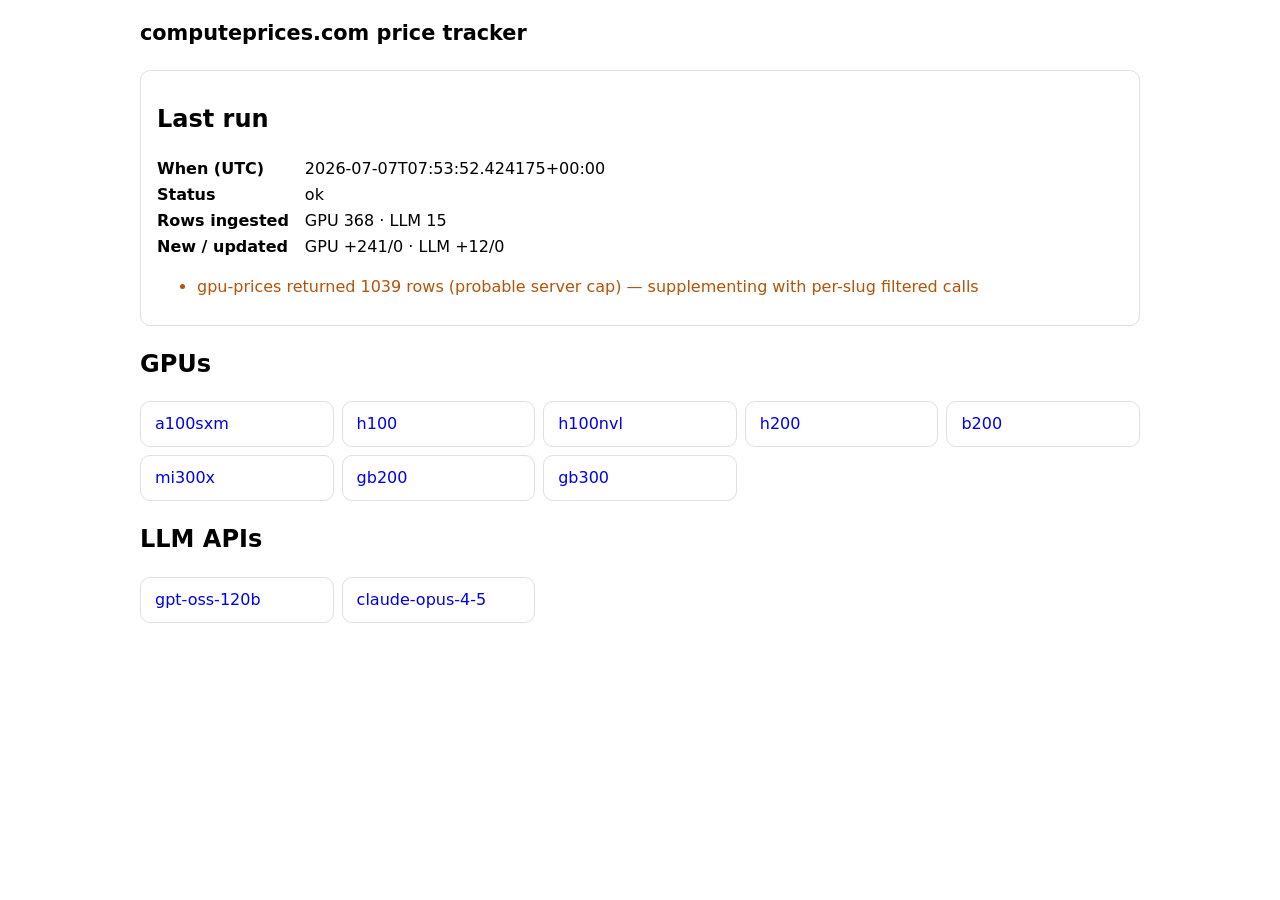
<file: docs/index.html>
<!doctype html>
<html lang="en">
<head>
<meta charset="utf-8">
<meta name="viewport" content="width=device-width, initial-scale=1">
<title>computeprices tracker</title>
<link rel="stylesheet" href="assets/style.css">
</head>
<body>
<header><h1>computeprices.com price tracker</h1></header>
<main id="main" data-page="health" data-src="data/health.json">
<h2>GPUs</h2>
<ul class="nav">
<li><a href="gpu_a100sxm.html">a100sxm</a></li>
<li><a href="gpu_h100.html">h100</a></li>
<li><a href="gpu_h100nvl.html">h100nvl</a></li>
<li><a href="gpu_h200.html">h200</a></li>
<li><a href="gpu_b200.html">b200</a></li>
<li><a href="gpu_mi300x.html">mi300x</a></li>
<li><a href="gpu_gb200.html">gb200</a></li>
<li><a href="gpu_gb300.html">gb300</a></li>
</ul>
<h2>LLM APIs</h2>
<ul class="nav">
<li><a href="llm_gpt-oss-120b.html">gpt-oss-120b</a></li>
<li><a href="llm_claude-opus-4-5.html">claude-opus-4-5</a></li>
</ul>
</main>
<script src="assets/app.js"></script>
</body>
</html>
</file>
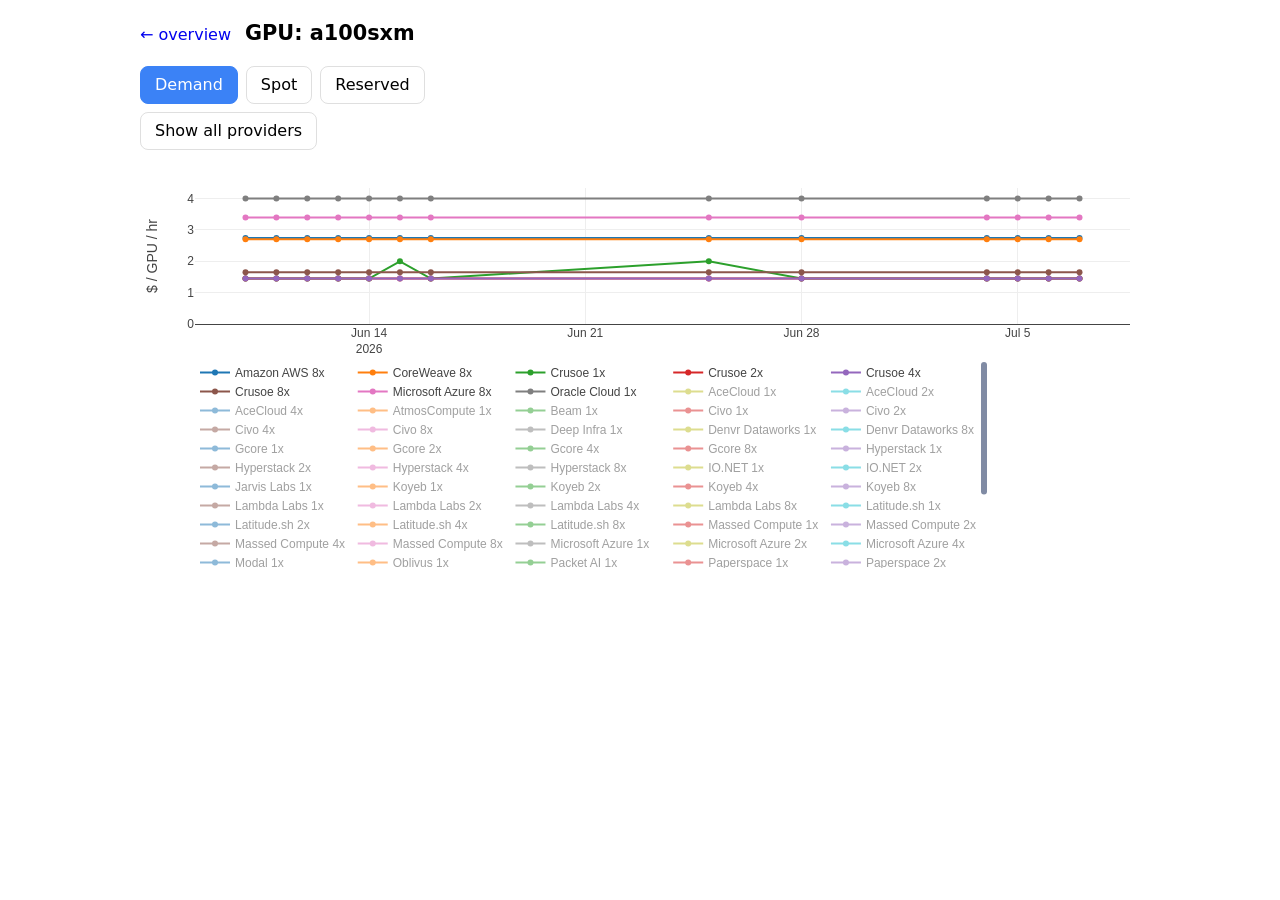
<file: docs/gpu_a100sxm.html>
<!doctype html>
<html lang="en">
<head>
<meta charset="utf-8">
<meta name="viewport" content="width=device-width, initial-scale=1">
<title>GPU: a100sxm</title>
<script src="https://cdn.plot.ly/plotly-2.35.2.min.js"></script>
<link rel="stylesheet" href="assets/style.css">
</head>
<body>
<header><a href="index.html">&larr; overview</a><h1>GPU: a100sxm</h1></header>
<main id="main" data-page="gpu" data-src="data/gpu_a100sxm.json">
<noscript>This dashboard needs JavaScript.</noscript>
</main>
<script src="assets/app.js"></script>
</body>
</html>
</file>
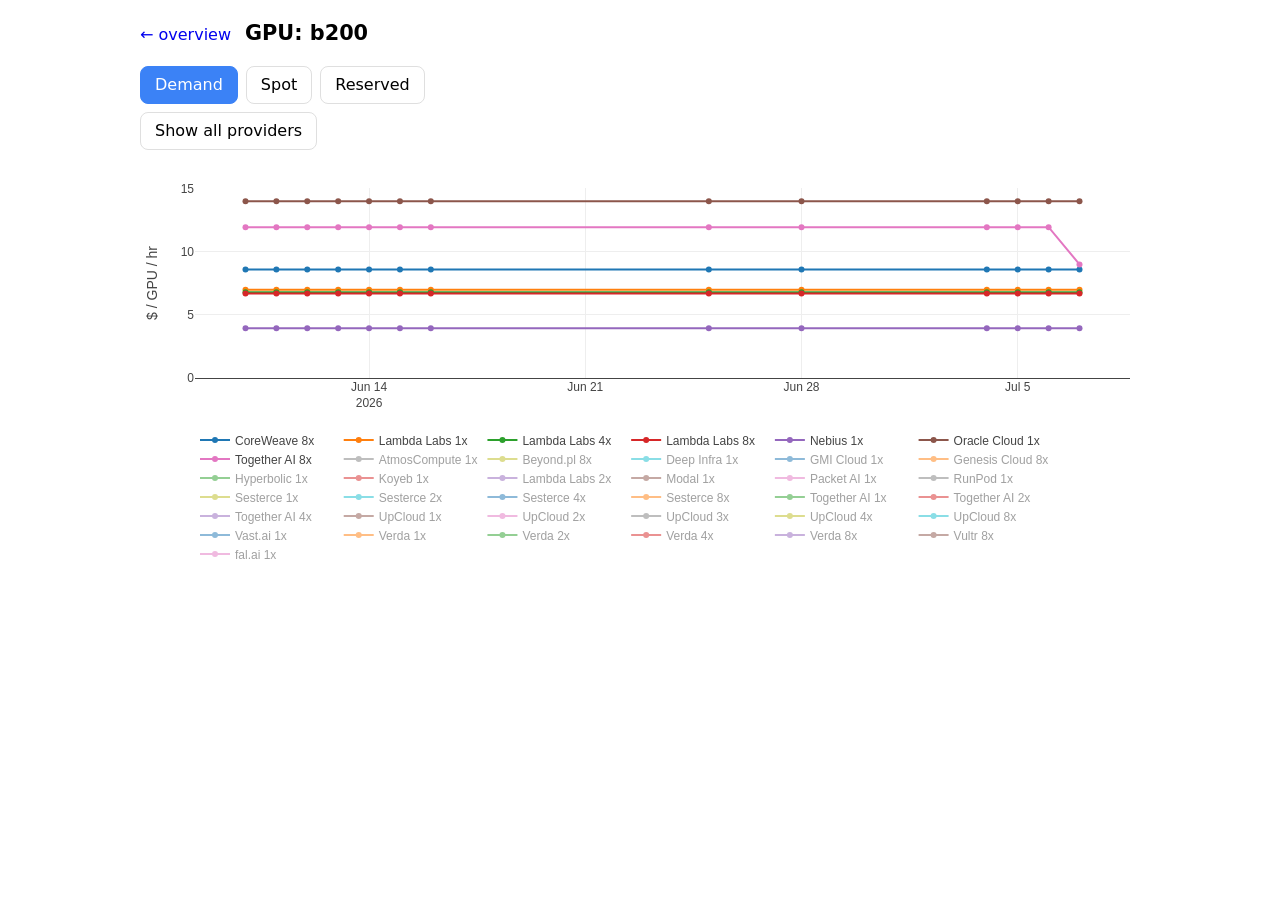
<file: docs/gpu_b200.html>
<!doctype html>
<html lang="en">
<head>
<meta charset="utf-8">
<meta name="viewport" content="width=device-width, initial-scale=1">
<title>GPU: b200</title>
<script src="https://cdn.plot.ly/plotly-2.35.2.min.js"></script>
<link rel="stylesheet" href="assets/style.css">
</head>
<body>
<header><a href="index.html">&larr; overview</a><h1>GPU: b200</h1></header>
<main id="main" data-page="gpu" data-src="data/gpu_b200.json">
<noscript>This dashboard needs JavaScript.</noscript>
</main>
<script src="assets/app.js"></script>
</body>
</html>
</file>
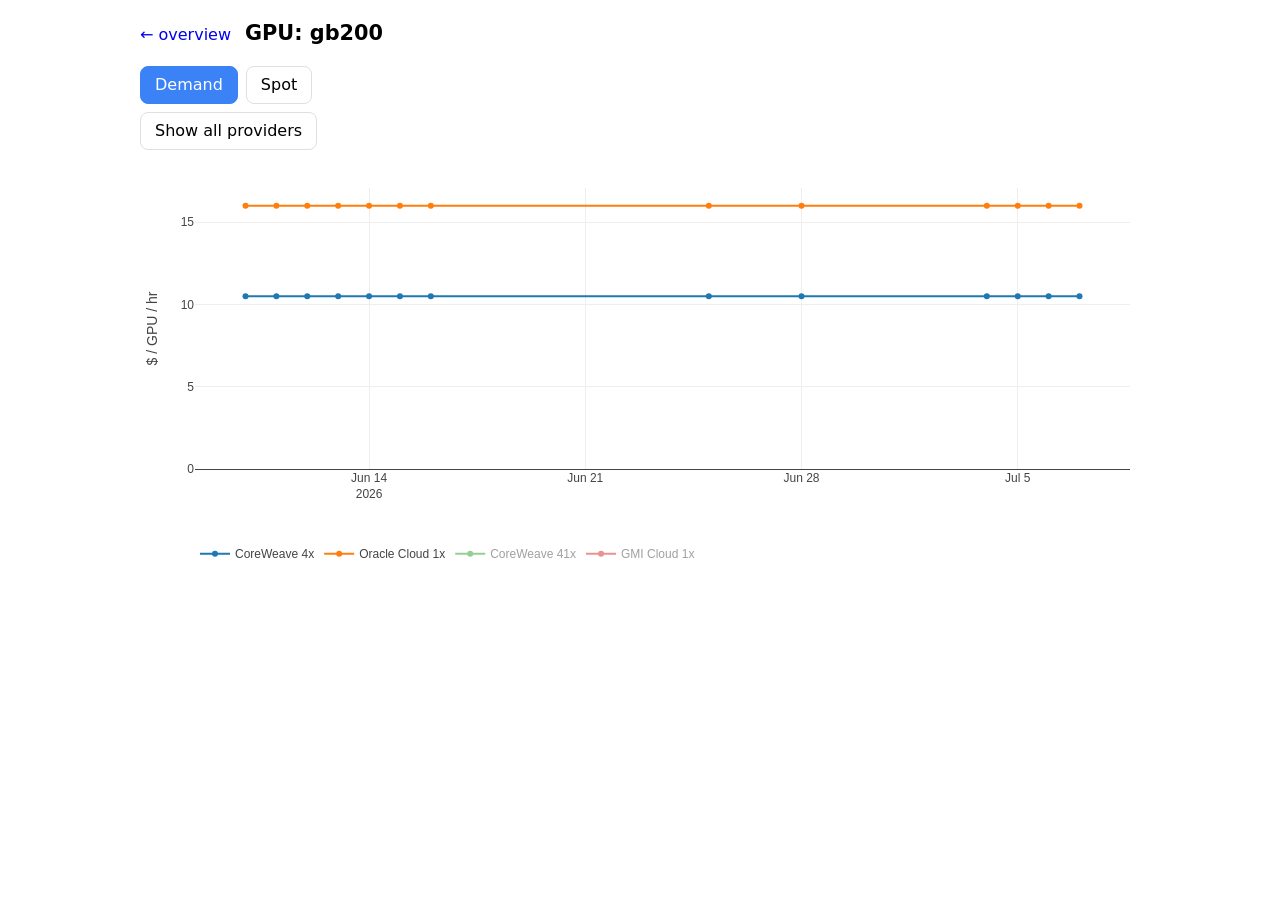
<file: docs/gpu_gb200.html>
<!doctype html>
<html lang="en">
<head>
<meta charset="utf-8">
<meta name="viewport" content="width=device-width, initial-scale=1">
<title>GPU: gb200</title>
<script src="https://cdn.plot.ly/plotly-2.35.2.min.js"></script>
<link rel="stylesheet" href="assets/style.css">
</head>
<body>
<header><a href="index.html">&larr; overview</a><h1>GPU: gb200</h1></header>
<main id="main" data-page="gpu" data-src="data/gpu_gb200.json">
<noscript>This dashboard needs JavaScript.</noscript>
</main>
<script src="assets/app.js"></script>
</body>
</html>
</file>
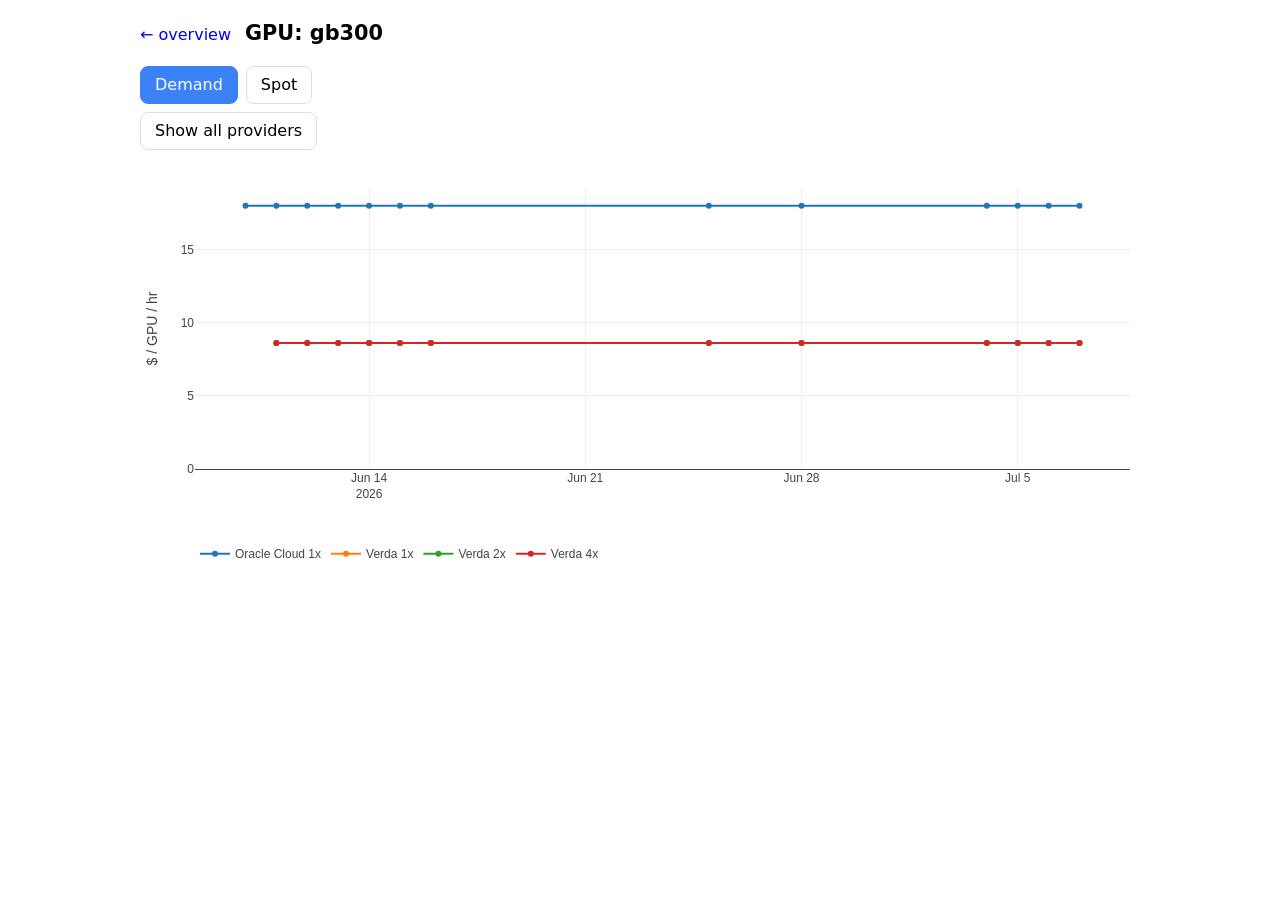
<file: docs/gpu_gb300.html>
<!doctype html>
<html lang="en">
<head>
<meta charset="utf-8">
<meta name="viewport" content="width=device-width, initial-scale=1">
<title>GPU: gb300</title>
<script src="https://cdn.plot.ly/plotly-2.35.2.min.js"></script>
<link rel="stylesheet" href="assets/style.css">
</head>
<body>
<header><a href="index.html">&larr; overview</a><h1>GPU: gb300</h1></header>
<main id="main" data-page="gpu" data-src="data/gpu_gb300.json">
<noscript>This dashboard needs JavaScript.</noscript>
</main>
<script src="assets/app.js"></script>
</body>
</html>
</file>
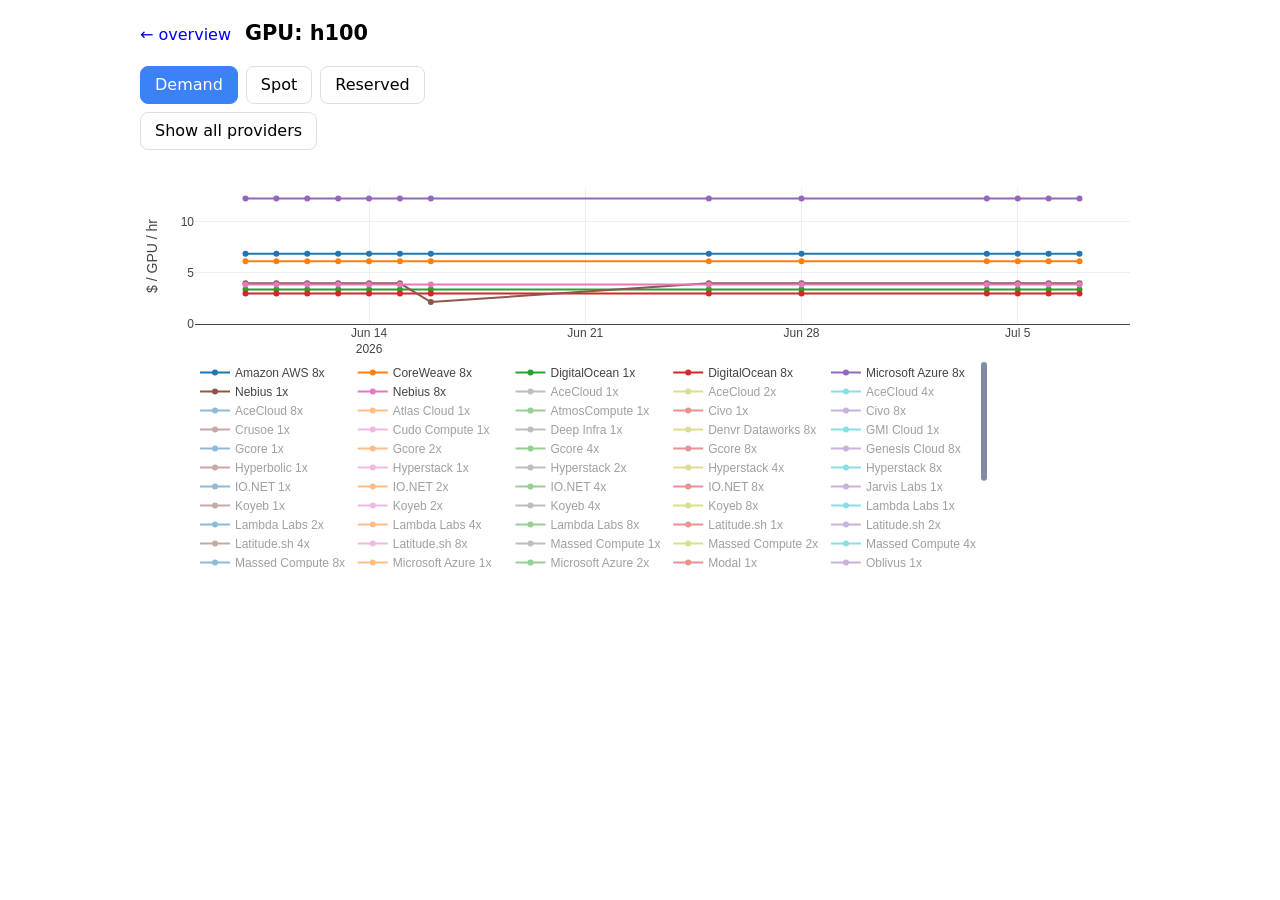
<file: docs/gpu_h100.html>
<!doctype html>
<html lang="en">
<head>
<meta charset="utf-8">
<meta name="viewport" content="width=device-width, initial-scale=1">
<title>GPU: h100</title>
<script src="https://cdn.plot.ly/plotly-2.35.2.min.js"></script>
<link rel="stylesheet" href="assets/style.css">
</head>
<body>
<header><a href="index.html">&larr; overview</a><h1>GPU: h100</h1></header>
<main id="main" data-page="gpu" data-src="data/gpu_h100.json">
<noscript>This dashboard needs JavaScript.</noscript>
</main>
<script src="assets/app.js"></script>
</body>
</html>
</file>
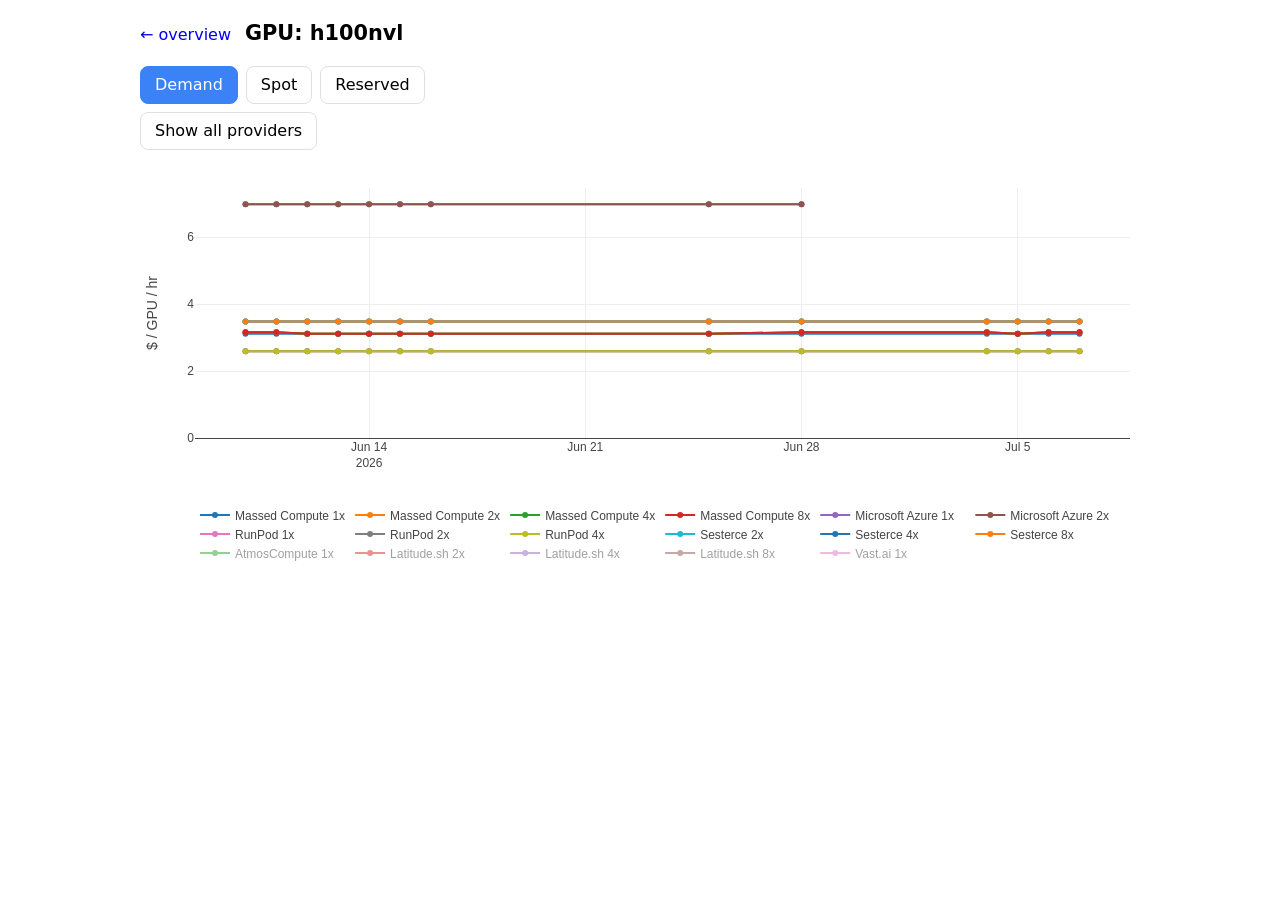
<file: docs/gpu_h100nvl.html>
<!doctype html>
<html lang="en">
<head>
<meta charset="utf-8">
<meta name="viewport" content="width=device-width, initial-scale=1">
<title>GPU: h100nvl</title>
<script src="https://cdn.plot.ly/plotly-2.35.2.min.js"></script>
<link rel="stylesheet" href="assets/style.css">
</head>
<body>
<header><a href="index.html">&larr; overview</a><h1>GPU: h100nvl</h1></header>
<main id="main" data-page="gpu" data-src="data/gpu_h100nvl.json">
<noscript>This dashboard needs JavaScript.</noscript>
</main>
<script src="assets/app.js"></script>
</body>
</html>
</file>
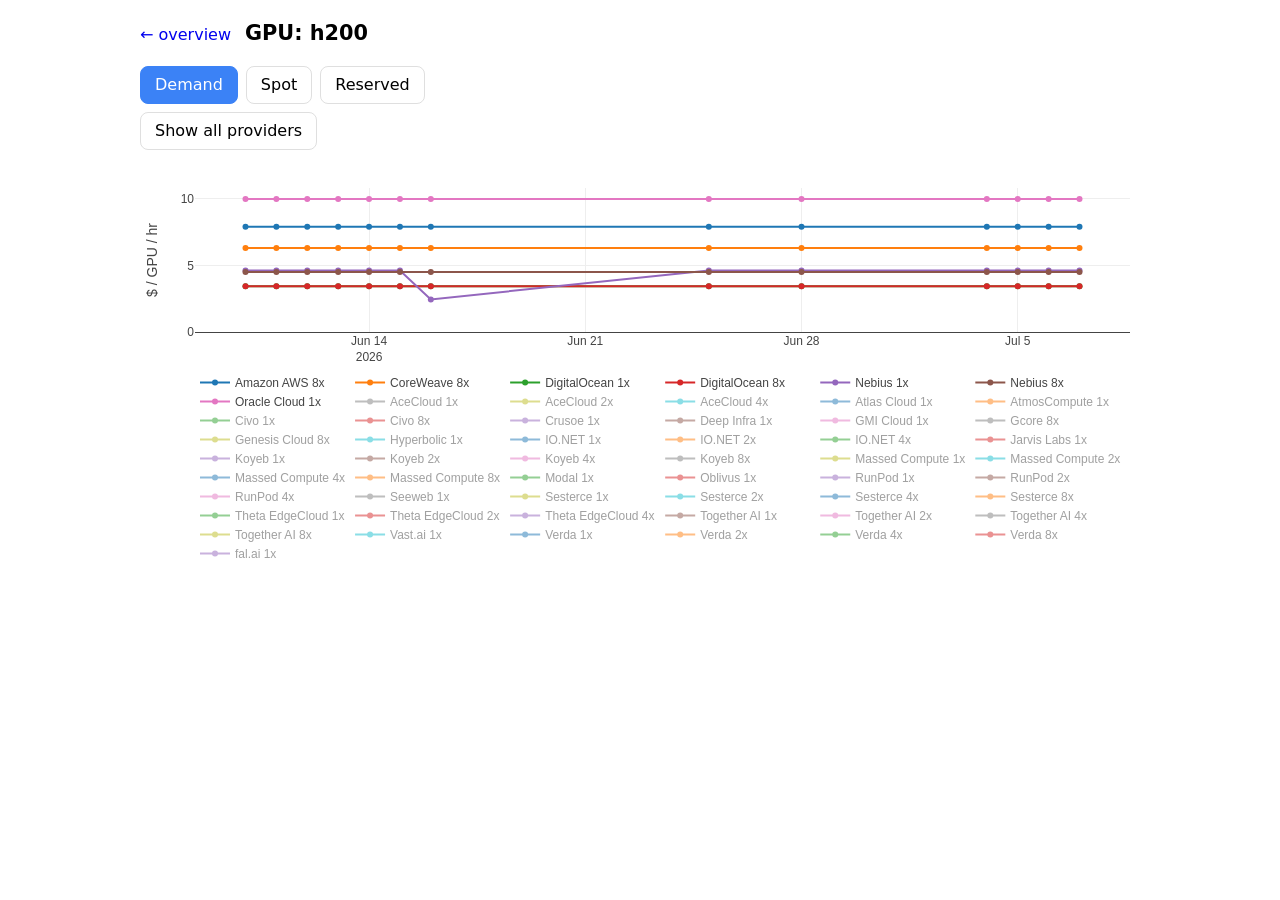
<file: docs/gpu_h200.html>
<!doctype html>
<html lang="en">
<head>
<meta charset="utf-8">
<meta name="viewport" content="width=device-width, initial-scale=1">
<title>GPU: h200</title>
<script src="https://cdn.plot.ly/plotly-2.35.2.min.js"></script>
<link rel="stylesheet" href="assets/style.css">
</head>
<body>
<header><a href="index.html">&larr; overview</a><h1>GPU: h200</h1></header>
<main id="main" data-page="gpu" data-src="data/gpu_h200.json">
<noscript>This dashboard needs JavaScript.</noscript>
</main>
<script src="assets/app.js"></script>
</body>
</html>
</file>
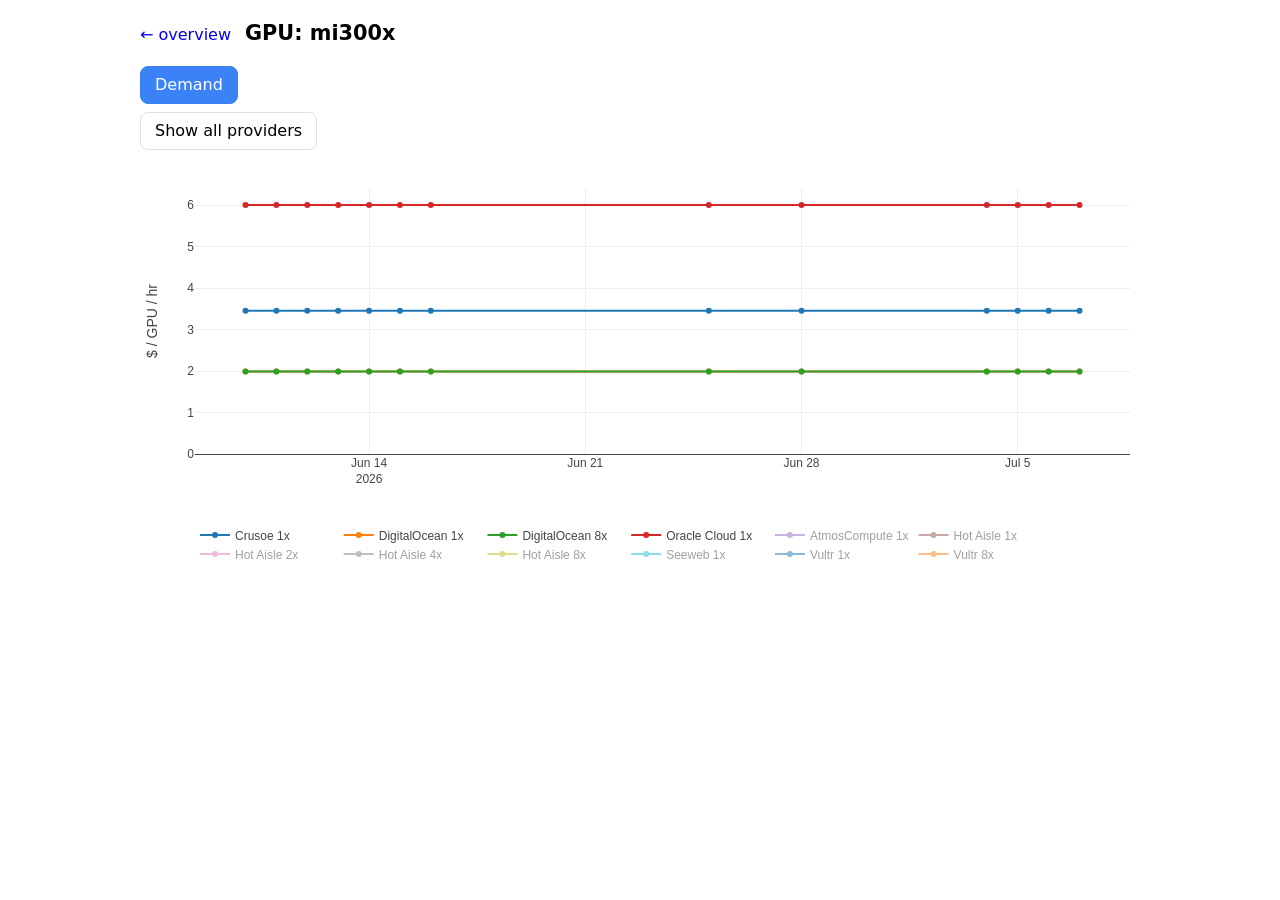
<file: docs/gpu_mi300x.html>
<!doctype html>
<html lang="en">
<head>
<meta charset="utf-8">
<meta name="viewport" content="width=device-width, initial-scale=1">
<title>GPU: mi300x</title>
<script src="https://cdn.plot.ly/plotly-2.35.2.min.js"></script>
<link rel="stylesheet" href="assets/style.css">
</head>
<body>
<header><a href="index.html">&larr; overview</a><h1>GPU: mi300x</h1></header>
<main id="main" data-page="gpu" data-src="data/gpu_mi300x.json">
<noscript>This dashboard needs JavaScript.</noscript>
</main>
<script src="assets/app.js"></script>
</body>
</html>
</file>
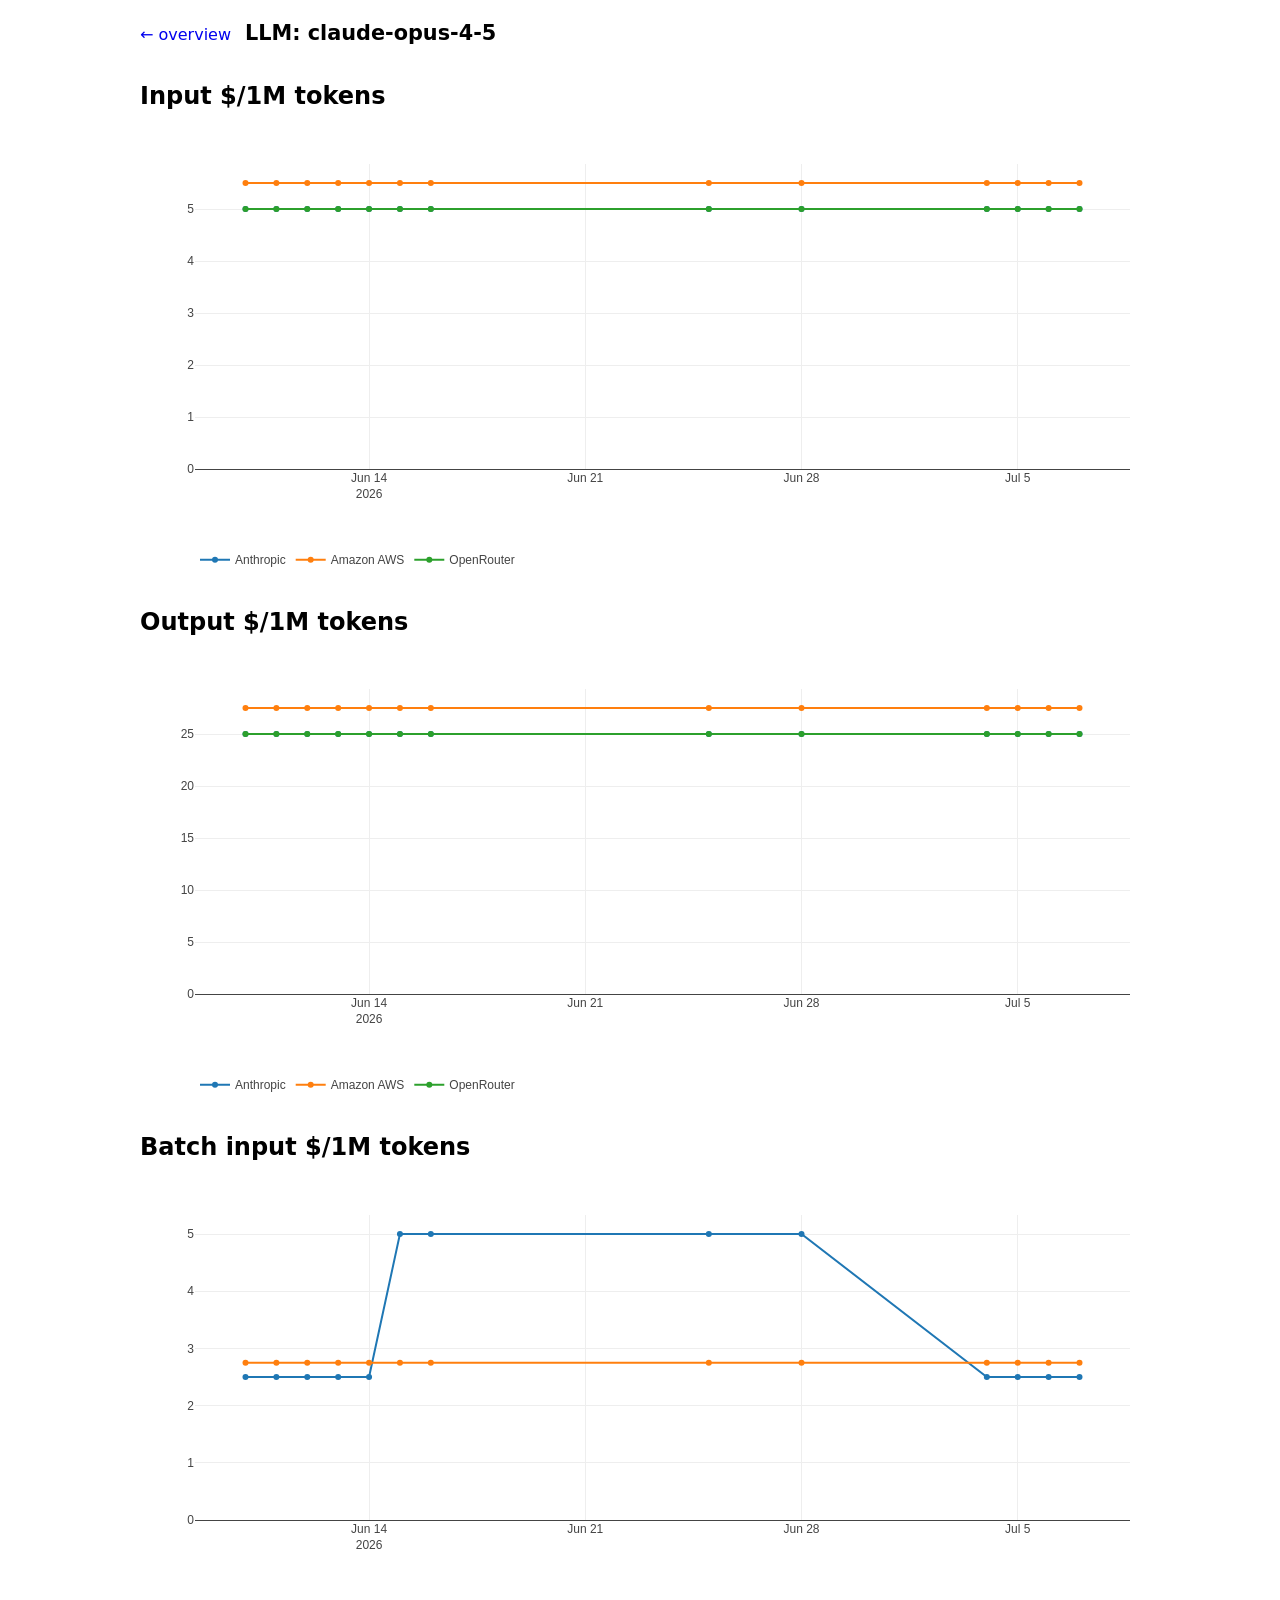
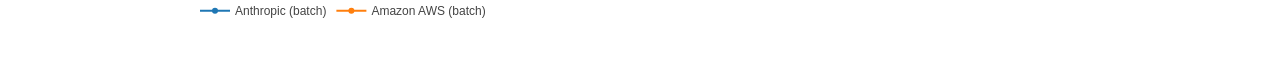
<file: docs/llm_claude-opus-4-5.html>
<!doctype html>
<html lang="en">
<head>
<meta charset="utf-8">
<meta name="viewport" content="width=device-width, initial-scale=1">
<title>LLM: claude-opus-4-5</title>
<script src="https://cdn.plot.ly/plotly-2.35.2.min.js"></script>
<link rel="stylesheet" href="assets/style.css">
</head>
<body>
<header><a href="index.html">&larr; overview</a><h1>LLM: claude-opus-4-5</h1></header>
<main id="main" data-page="llm" data-src="data/llm_claude-opus-4-5.json">
<noscript>This dashboard needs JavaScript.</noscript>
</main>
<script src="assets/app.js"></script>
</body>
</html>
</file>
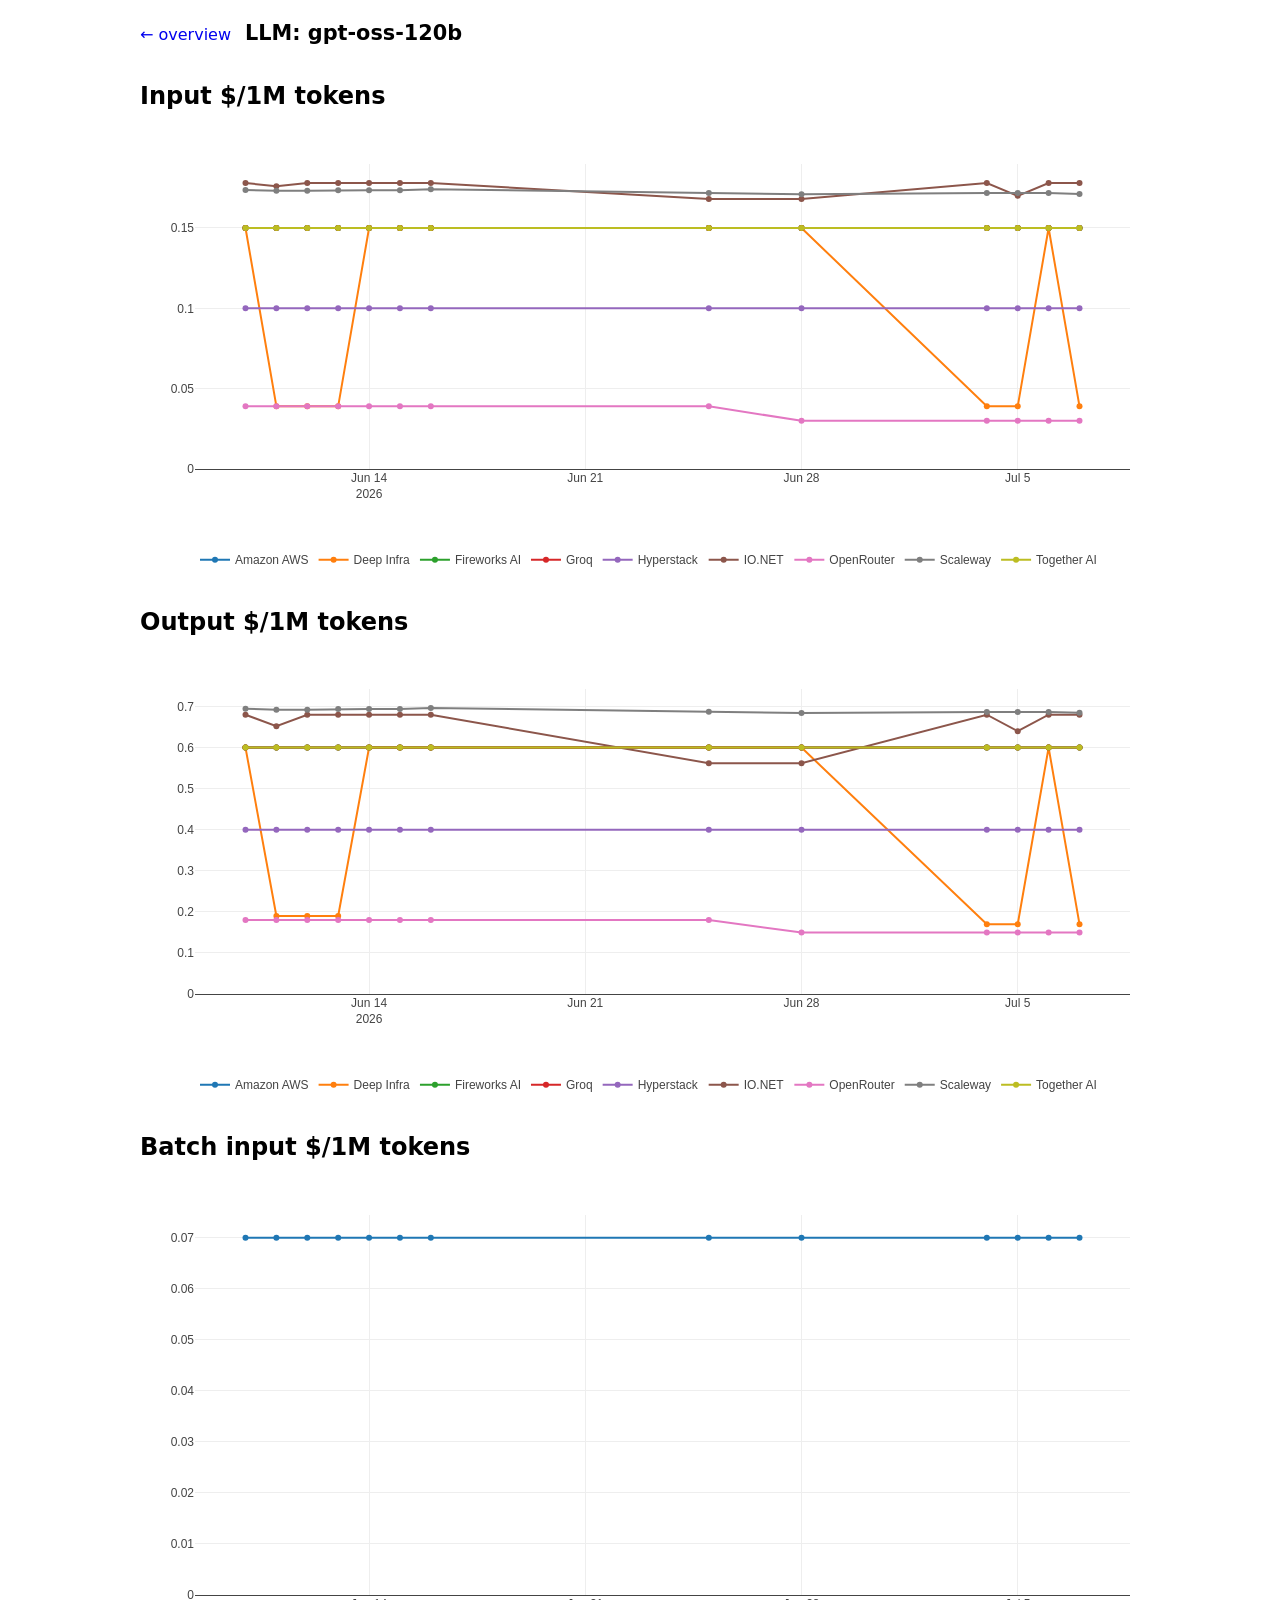
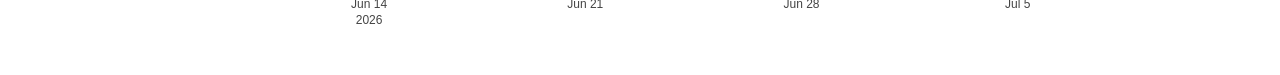
<file: docs/llm_gpt-oss-120b.html>
<!doctype html>
<html lang="en">
<head>
<meta charset="utf-8">
<meta name="viewport" content="width=device-width, initial-scale=1">
<title>LLM: gpt-oss-120b</title>
<script src="https://cdn.plot.ly/plotly-2.35.2.min.js"></script>
<link rel="stylesheet" href="assets/style.css">
</head>
<body>
<header><a href="index.html">&larr; overview</a><h1>LLM: gpt-oss-120b</h1></header>
<main id="main" data-page="llm" data-src="data/llm_gpt-oss-120b.json">
<noscript>This dashboard needs JavaScript.</noscript>
</main>
<script src="assets/app.js"></script>
</body>
</html>
</file>
<file: docs/assets/style.css>
:root { color-scheme: light dark; }
body { font: 16px/1.5 -apple-system, system-ui, sans-serif; margin: 0; padding: 0 12px 40px; max-width: 1000px; margin-inline: auto; }
header { display: flex; align-items: baseline; gap: 14px; flex-wrap: wrap; padding-top: 10px; }
header a { text-decoration: none; }
h1 { font-size: 1.3rem; margin: .4em 0; }
.tabs, .tools { display: flex; gap: 8px; margin: 8px 0; flex-wrap: wrap; }
button { padding: 6px 14px; border-radius: 8px; border: 1px solid #8884; background: transparent; cursor: pointer; font: inherit; }
.tabs button.active { background: #3b82f6; color: #fff; border-color: #3b82f6; }
#plot, main > div[id^=plot] { width: 100%; min-height: 420px; }
.health { border: 1px solid #8884; border-radius: 10px; padding: 10px 16px; margin: 12px 0; }
.health.suspicious, .health.error { border-color: #dc2626; }
.health dl { display: grid; grid-template-columns: max-content 1fr; gap: 2px 16px; margin: 0; }
.health dt { font-weight: 600; }
.health dd { margin: 0; }
.warnings { color: #b45309; }
ul.nav { list-style: none; padding: 0; display: grid; grid-template-columns: repeat(auto-fill, minmax(180px, 1fr)); gap: 8px; }
ul.nav a { display: block; padding: 10px 14px; border: 1px solid #8884; border-radius: 10px; text-decoration: none; }
</file>
